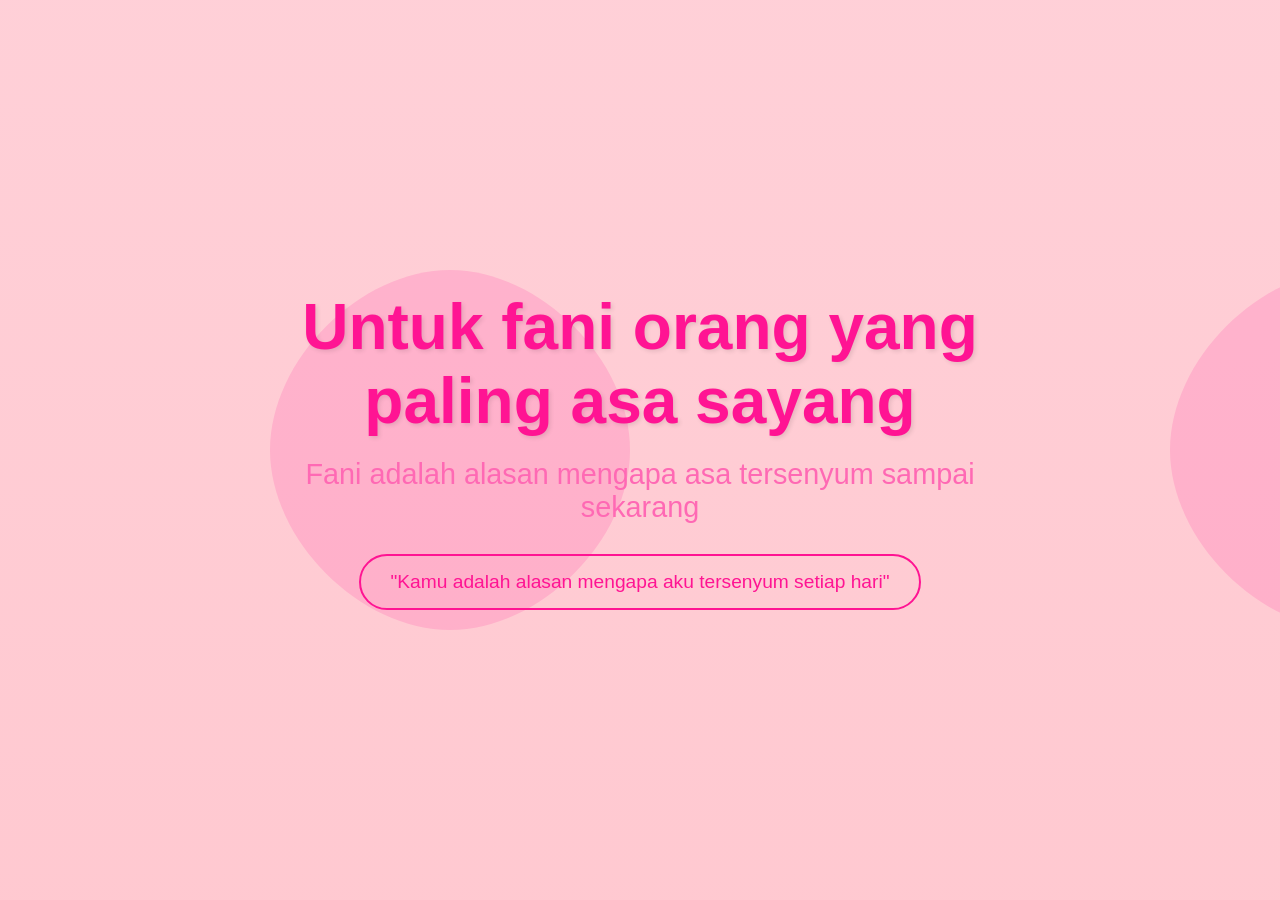
<file: index.html>
<!DOCTYPE html>
<html lang="id">
<head>
    <meta charset="UTF-8">
    <meta name="viewport" content="width=device-width, initial-scale=1.0">
    <title>Untuk Kamu yang Tersayang ❤️</title>
    <link rel="stylesheet" href="style.css">
    <link rel="stylesheet" href="https://cdnjs.cloudflare.com/ajax/libs/font-awesome/6.0.0/css/all.min.css">
</head>
<body>
    <div class="hero">
        <div class="hero-content">
            <h1>Untuk fani orang yang paling asa sayang</h1>
            <p class="subtitle">Fani adalah alasan mengapa asa tersenyum sampai sekarang</p>
            <button class="quote-button" onclick="showQuestion()">"Kamu adalah alasan mengapa aku tersenyum setiap hari"</button>
        </div>
    </div>

    <!-- Modal Popup -->
    <div id="questionModal" class="modal">
        <div class="modal-content">
            <span class="close">&times;</span>
            <h2>Pertanyaan untuk Fani ❤️</h2>
            <p>Apa Fani sayang Asa?</p>
            <input type="text" id="answer" placeholder="Ketik jawabanmu di sini...">
            <button onclick="validateAnswer()">Submit</button>
            <p id="result" class="result"></p>
        </div>
    </div>

    <script src="script.js"></script>
</body>
</html>
</file>
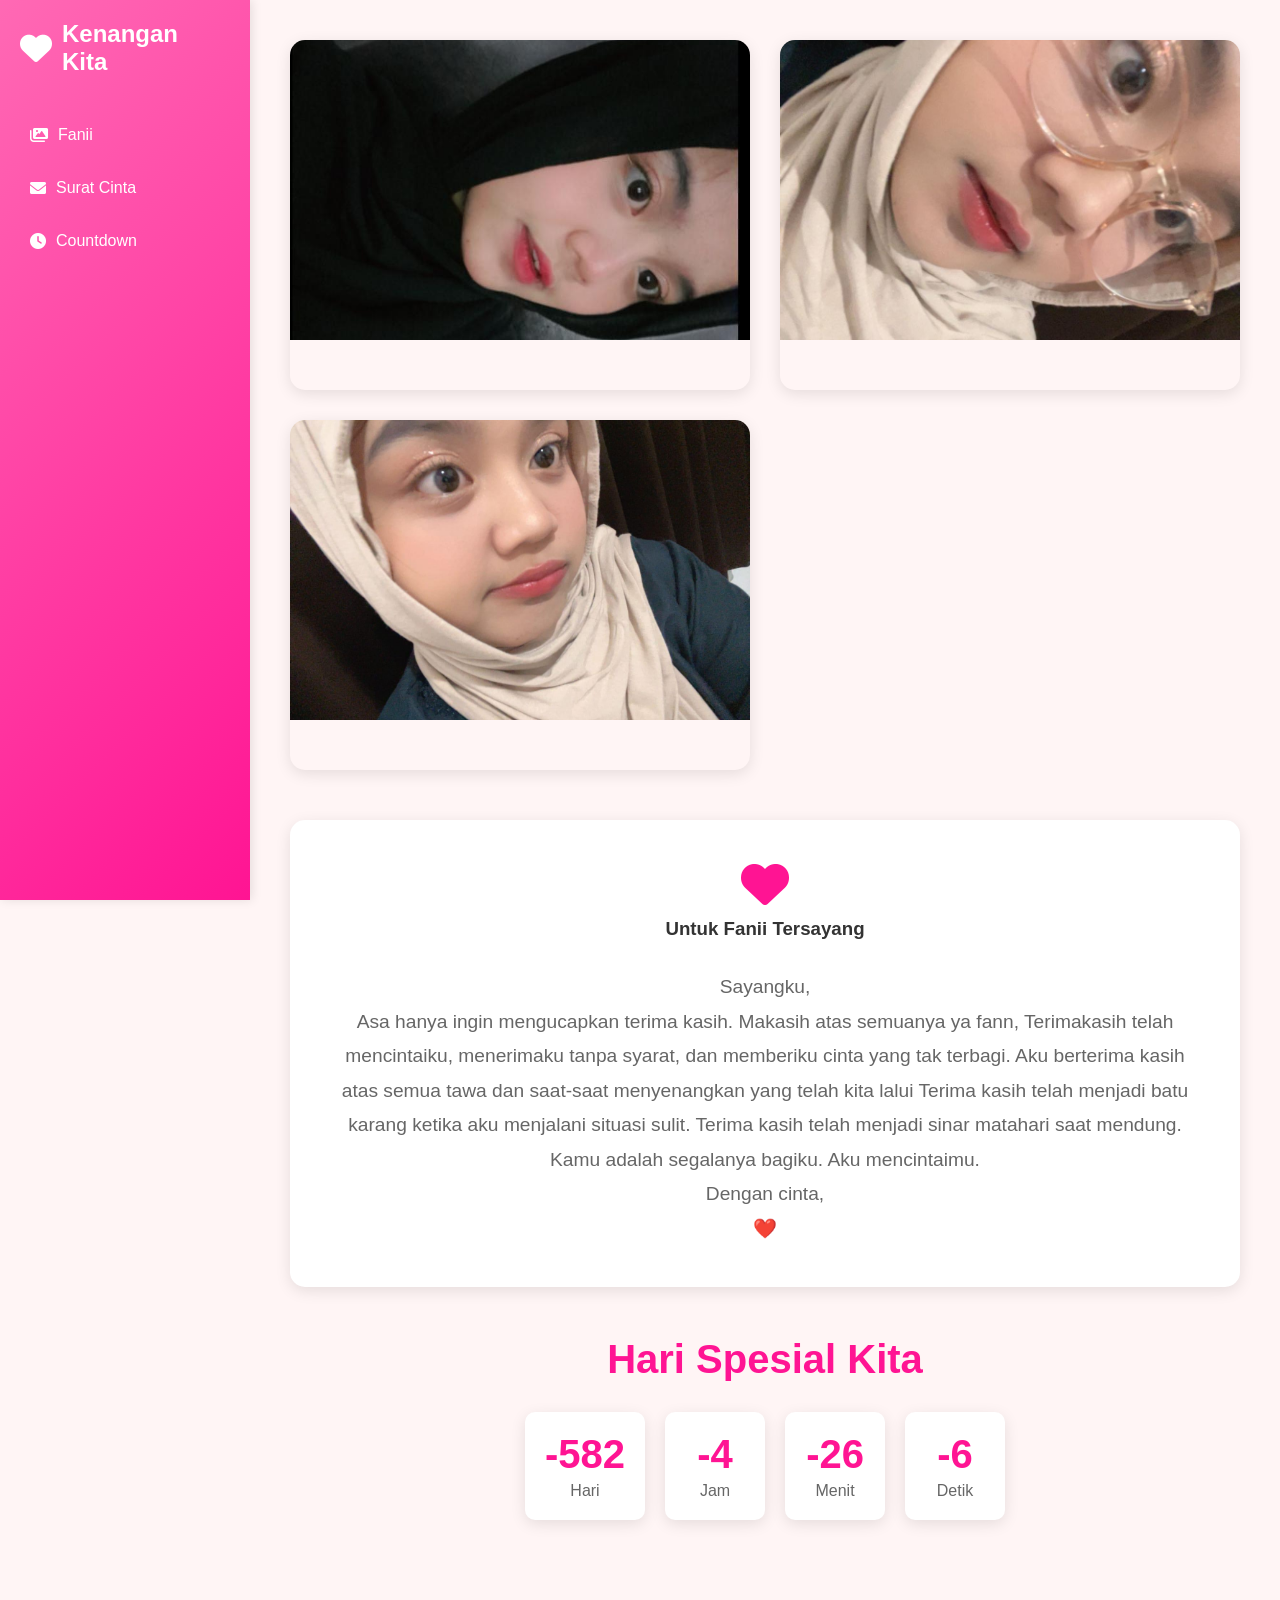
<file: dashboard.html>
<!DOCTYPE html>
<html lang="id">
<head>
    <meta charset="UTF-8">
    <meta name="viewport" content="width=device-width, initial-scale=1.0">
    <title>Dashboard Kenangan Kita</title>
    <link rel="stylesheet" href="dashboard.css">
    <link rel="stylesheet" href="https://cdnjs.cloudflare.com/ajax/libs/font-awesome/6.0.0/css/all.min.css">
</head>
<body>
    <nav class="sidebar">
        <div class="logo">
            <i class="fas fa-heart"></i>
            <span>Kenangan Kita</span>
        </div>
        <ul class="nav-links">
            <li><a href="#memories"><i class="fas fa-images"></i> Fanii</a></li>
            <li><a href="#love-letter"><i class="fas fa-envelope"></i> Surat Cinta</a></li>
            <li><a href="#countdown"><i class="fas fa-clock"></i> Countdown</a></li>
        </ul>
    </nav>

    <main class="main-content">
        <div class="memory-section" id="memories">
            <div class="memory-grid">
                <div class="memory-card">
                    <div class="memory-image">
                        <img src="fani1.jpg" alt="Kenangan 1">
                        <div class="memory-overlay">
                            <i class="fas fa-heart"></i>
                        </div>
                    </div>
                    <div class="memory-info">
                        <h3></h3>
                        <p></p>
                        <div class="memory-date">
                            <span></span>
                        </div>
                    </div>
                </div>
                <div class="memory-card">
                    <div class="memory-image">
                        <img src="fani2.jpg" alt="Kenangan 2">
                        <div class="memory-overlay">
                            <i class="fas fa-heart"></i>
                        </div>
                    </div>
                    <div class="memory-info">
                        <h3></h3>
                        <p></p>
                        <div class="memory-date">
                            <span></span>
                        </div>
                    </div>
                </div>
                <div class="memory-card">
                    <div class="memory-image">
                        <img src="fani3.jpg" alt="Kenangan 3">
                        <div class="memory-overlay">
                            <i class="fas fa-heart"></i>
                        </div>
                    </div>
                    <div class="memory-info">
                        <h3></h3>
                        <p></p>
                        <div class="memory-date">
                            <span></span>
                        </div>
                    </div>
                </div>
            </div>
        </div>

        <div class="love-letter" id="love-letter">
            <div class="letter-content">
                <div class="letter-header">
                    <i class="fas fa-heart"></i>
                    <h3>Untuk Fanii Tersayang</h3>
                </div>
                <div class="letter-body">
                    <p>Sayangku,</p>
                    <p>Asa hanya ingin mengucapkan terima kasih. Makasih atas semuanya ya fann, Terimakasih telah mencintaiku, menerimaku tanpa syarat, dan memberiku cinta yang tak terbagi. Aku berterima kasih atas semua tawa dan saat-saat menyenangkan yang telah kita lalui Terima kasih telah menjadi batu karang ketika aku menjalani situasi sulit. Terima kasih telah menjadi sinar matahari saat mendung. Kamu adalah segalanya bagiku. Aku mencintaimu.</p>
                    <p>Dengan cinta,</p>
                    <p>❤️</p>
                </div>
            </div>
        </div>

        <div class="countdown" id="countdown">
            <h2>Hari Spesial Kita</h2>
            <div class="countdown-timer">
                <div class="countdown-item">
                    <span id="days">00</span>
                    <p>Hari</p>
                </div>
                <div class="countdown-item">
                    <span id="hours">00</span>
                    <p>Jam</p>
                </div>
                <div class="countdown-item">
                    <span id="minutes">00</span>
                    <p>Menit</p>
                </div>
                <div class="countdown-item">
                    <span id="seconds">00</span>
                    <p>Detik</p>
                </div>
            </div>
        </div>
    </main>

    <script src="dashboard.js"></script>
</body>
</html>
</file>
<file: style.css>
* {
    margin: 0;
    padding: 0;
    box-sizing: border-box;
    font-family: 'Arial', sans-serif;
}

body {
    background-color: #fff5f5;
    color: #333;
}

.hero {
    height: 100vh;
    background: linear-gradient(rgba(255, 192, 203, 0.7), rgba(255, 182, 193, 0.7)),
                url('https://images.unsplash.com/photo-1518199266791-5375a83190b7?ixlib=rb-1.2.1&auto=format&fit=crop&w=1950&q=80');
    background-size: cover;
    background-position: center;
    display: flex;
    align-items: center;
    justify-content: center;
    text-align: center;
    position: relative;
    z-index: 1;
    overflow: hidden;
}

.hero::before {
    content: '';
    position: absolute;
    top: 0;
    left: 0;
    right: 0;
    bottom: 0;
    background: url('data:image/svg+xml;utf8,<svg xmlns="http://www.w3.org/2000/svg" viewBox="0 0 100 100"><path fill="%23ff69b4" d="M50,30 C60,30 70,40 70,50 C70,60 60,70 50,70 C40,70 30,60 30,50 C30,40 40,30 50,30 Z"/></svg>') repeat;
    opacity: 0.1;
    animation: float 20s linear infinite;
}

.hero::after {
    content: '';
    position: absolute;
    top: 0;
    left: 0;
    right: 0;
    bottom: 0;
    background: url('data:image/svg+xml;utf8,<svg xmlns="http://www.w3.org/2000/svg" viewBox="0 0 100 100"><path fill="%23ff1493" d="M50,30 C60,30 70,40 70,50 C70,60 60,70 50,70 C40,70 30,60 30,50 C30,40 40,30 50,30 Z"/></svg>') repeat;
    opacity: 0.1;
    animation: float 15s linear infinite reverse;
}

@keyframes float {
    0% {
        transform: translateY(0) rotate(0deg);
    }
    50% {
        transform: translateY(-20px) rotate(180deg);
    }
    100% {
        transform: translateY(0) rotate(360deg);
    }
}

@keyframes heartbeat {
    0% {
        transform: scale(1);
    }
    50% {
        transform: scale(1.2);
    }
    100% {
        transform: scale(1);
    }
}

.hero-content {
    max-width: 800px;
    padding: 20px;
    position: relative;
    z-index: 1;
}

.hero h1 {
    font-size: 4rem;
    margin-bottom: 20px;
    color: #ff1493;
    text-shadow: 2px 2px 4px rgba(0, 0, 0, 0.1);
}

.subtitle {
    font-size: 1.8rem;
    margin-bottom: 30px;
    color: #ff69b4;
}

.quote-button {
    display: inline-block;
    padding: 15px 30px;
    color: #ff1493;
    text-decoration: none;
    border-radius: 30px;
    font-size: 1.2rem;
    transition: all 0.3s ease;
    border: 2px solid #ff1493;
    cursor: pointer;
    background: transparent;
}

.quote-button:hover {
    transform: translateY(-5px);
    background: #ff1493;
    color: white;
}

@media (max-width: 768px) {
    .hero h1 {
        font-size: 2rem;
        padding: 0 20px;
    }
    
    .subtitle {
        font-size: 1.2rem;
        padding: 0 20px;
    }

    .quote-button {
        padding: 10px 20px;
        font-size: 1rem;
    }

    .modal-content {
        width: 90%;
        margin: 30% auto;
        padding: 15px;
    }

    .modal-content h2 {
        font-size: 1.5rem;
    }

    .modal-content p {
        font-size: 1rem;
    }

    .modal-content input {
        font-size: 0.9rem;
        padding: 8px;
    }

    .modal-content button {
        padding: 8px 16px;
        font-size: 0.9rem;
    }

    .memory-grid {
        grid-template-columns: 1fr;
        gap: 20px;
        padding: 0 15px;
    }

    .memory-card {
        margin: 0 10px;
    }

    .memory-image {
        height: 200px;
    }

    .countdown-timer {
        flex-direction: column;
        align-items: center;
        gap: 15px;
    }

    .countdown-item {
        width: 80%;
        max-width: 200px;
    }

    .countdown-item span {
        font-size: 2rem;
    }

    .countdown-item p {
        font-size: 0.9rem;
    }

    .love-letter {
        padding: 20px;
        margin: 20px 15px;
    }

    .letter-body {
        font-size: 1rem;
        line-height: 1.6;
    }
}

@media (max-width: 480px) {
    .hero h1 {
        font-size: 1.8rem;
    }
    
    .subtitle {
        font-size: 1rem;
    }

    .modal-content {
        margin: 40% auto;
    }

    .countdown-item {
        width: 90%;
    }
}

/* Modal Styles */
.modal {
    display: none;
    position: fixed;
    z-index: 1;
    left: 0;
    top: 0;
    width: 100%;
    height: 100%;
    background-color: rgba(0, 0, 0, 0.4);
}

.modal-content {
    background-color: #fff;
    margin: 15% auto;
    padding: 20px;
    border-radius: 15px;
    width: 80%;
    max-width: 500px;
    text-align: center;
    position: relative;
    box-shadow: 0 4px 20px rgba(0, 0, 0, 0.2);
}

.close {
    color: #aaa;
    float: right;
    font-size: 28px;
    font-weight: bold;
    cursor: pointer;
}

.close:hover {
    color: #ff1493;
}

.modal-content h2 {
    color: #ff1493;
    margin-bottom: 20px;
}

.modal-content p {
    margin-bottom: 20px;
    font-size: 1.2rem;
}

.modal-content input {
    width: 100%;
    padding: 10px;
    margin-bottom: 20px;
    border: 2px solid #ff1493;
    border-radius: 5px;
    font-size: 1rem;
}

.modal-content button {
    background-color: #ff1493;
    color: white;
    padding: 10px 20px;
    border: none;
    border-radius: 5px;
    cursor: pointer;
    font-size: 1rem;
    transition: all 0.3s ease;
}

.modal-content button:hover {
    background-color: #ff69b4;
    transform: translateY(-2px);
}

.result {
    margin-top: 20px;
    font-weight: bold;
    min-height: 24px;
}
</file>
<file: dashboard.css>
* {
    margin: 0;
    padding: 0;
    box-sizing: border-box;
    font-family: 'Arial', sans-serif;
}

body {
    background-color: #fff5f5;
    color: #333;
    display: flex;
    min-height: 100vh;
}

.sidebar {
    width: 250px;
    background: linear-gradient(135deg, #ff69b4, #ff1493);
    padding: 20px;
    position: fixed;
    height: 100vh;
    color: white;
    box-shadow: 2px 0 10px rgba(0, 0, 0, 0.1);
}

.logo {
    display: flex;
    align-items: center;
    gap: 10px;
    margin-bottom: 40px;
    font-size: 1.5rem;
    font-weight: bold;
}

.logo i {
    font-size: 2rem;
}

.nav-links {
    list-style: none;
}

.nav-links li {
    margin-bottom: 15px;
}

.nav-links a {
    color: white;
    text-decoration: none;
    display: flex;
    align-items: center;
    gap: 10px;
    padding: 10px;
    border-radius: 8px;
    transition: background-color 0.3s;
}

.nav-links a:hover {
    background-color: rgba(255, 255, 255, 0.1);
}

.main-content {
    margin-left: 250px;
    padding: 40px;
    flex: 1;
}

.memory-section {
    margin-bottom: 50px;
}

h2 {
    font-size: 2.5rem;
    margin-bottom: 30px;
    color: #ff1493;
    text-align: center;
}

.memory-grid {
    display: grid;
    grid-template-columns: repeat(auto-fit, minmax(300px, 1fr));
    gap: 30px;
}

.memory-card {
    border-radius: 15px;
    overflow: hidden;
    box-shadow: 0 4px 15px rgba(0, 0, 0, 0.1);
    transition: transform 0.3s ease;
}

.memory-card:hover {
    transform: translateY(-10px);
}

.memory-image {
    position: relative;
    height: 300px;
    overflow: hidden;
}

.memory-image img {
    width: 100%;
    height: 100%;
    object-fit: cover;
    transition: transform 0.3s ease;
}

.memory-card:hover .memory-image img {
    transform: scale(1.1);
}

.memory-overlay {
    position: absolute;
    top: 0;
    left: 0;
    right: 0;
    bottom: 0;
    background: rgba(255, 20, 147, 0.3);
    display: flex;
    align-items: center;
    justify-content: center;
    opacity: 0;
    transition: opacity 0.3s ease;
}

.memory-card:hover .memory-overlay {
    opacity: 1;
}

.memory-overlay i {
    color: white;
    font-size: 3rem;
    transform: scale(0);
    transition: transform 0.3s ease;
}

.memory-card:hover .memory-overlay i {
    transform: scale(1);
}

.memory-info {
    padding: 20px;
}

.memory-info h3 {
    color: #ff1493;
    margin-bottom: 10px;
}

.memory-date {
    display: flex;
    align-items: center;
    gap: 5px;
    color: #666;
    margin-top: 10px;
}

.love-letter {
    background: white;
    padding: 40px;
    border-radius: 15px;
    margin: 50px 0;
    box-shadow: 0 4px 15px rgba(0, 0, 0, 0.1);
}

.letter-header {
    text-align: center;
    margin-bottom: 30px;
}

.letter-header i {
    color: #ff1493;
    font-size: 3rem;
    margin-bottom: 10px;
}

.letter-body {
    font-size: 1.2rem;
    line-height: 1.8;
    text-align: center;
    color: #666;
}

.countdown {
    text-align: center;
    margin: 50px 0;
}

.countdown-timer {
    display: flex;
    justify-content: center;
    gap: 20px;
    margin-top: 30px;
}

.countdown-item {
    background: white;
    padding: 20px;
    border-radius: 10px;
    min-width: 100px;
    box-shadow: 0 4px 15px rgba(0, 0, 0, 0.1);
}

.countdown-item span {
    font-size: 2.5rem;
    color: #ff1493;
    font-weight: bold;
}

.countdown-item p {
    color: #666;
    margin-top: 5px;
}

/* Responsive Styles */
@media (max-width: 768px) {
    body {
        flex-direction: column;
    }

    .sidebar {
        width: 100%;
        height: auto;
        position: relative;
        padding: 15px;
    }

    .logo {
        font-size: 1.2rem;
        margin-bottom: 20px;
    }

    .logo i {
        font-size: 1.5rem;
    }

    .nav-links {
        display: flex;
        justify-content: space-around;
        flex-wrap: wrap;
        gap: 10px;
    }

    .nav-links li {
        margin: 0;
    }

    .nav-links a {
        padding: 8px 15px;
        font-size: 0.9rem;
    }

    .main-content {
        margin-left: 0;
        padding: 20px;
    }

    h2 {
        font-size: 2rem;
        margin-bottom: 20px;
    }

    .memory-grid {
        grid-template-columns: 1fr;
        gap: 20px;
    }

    .memory-card {
        margin: 0 10px;
    }

    .memory-image {
        height: 200px;
    }

    .countdown-timer {
        flex-direction: column;
        align-items: center;
        gap: 15px;
    }

    .countdown-item {
        width: 80%;
        max-width: 200px;
    }

    .countdown-item span {
        font-size: 2rem;
    }

    .countdown-item p {
        font-size: 0.9rem;
    }

    .love-letter {
        padding: 20px;
        margin: 20px 0;
    }

    .letter-body {
        font-size: 1rem;
        line-height: 1.6;
    }
}

@media (max-width: 480px) {
    .logo {
        font-size: 1rem;
    }

    .nav-links a {
        padding: 6px 12px;
        font-size: 0.8rem;
    }

    .main-content {
        padding: 15px;
    }

    h2 {
        font-size: 1.8rem;
    }

    .memory-image {
        height: 180px;
    }

    .countdown-item {
        width: 90%;
    }

    .countdown-item span {
        font-size: 1.8rem;
    }
}
</file>
